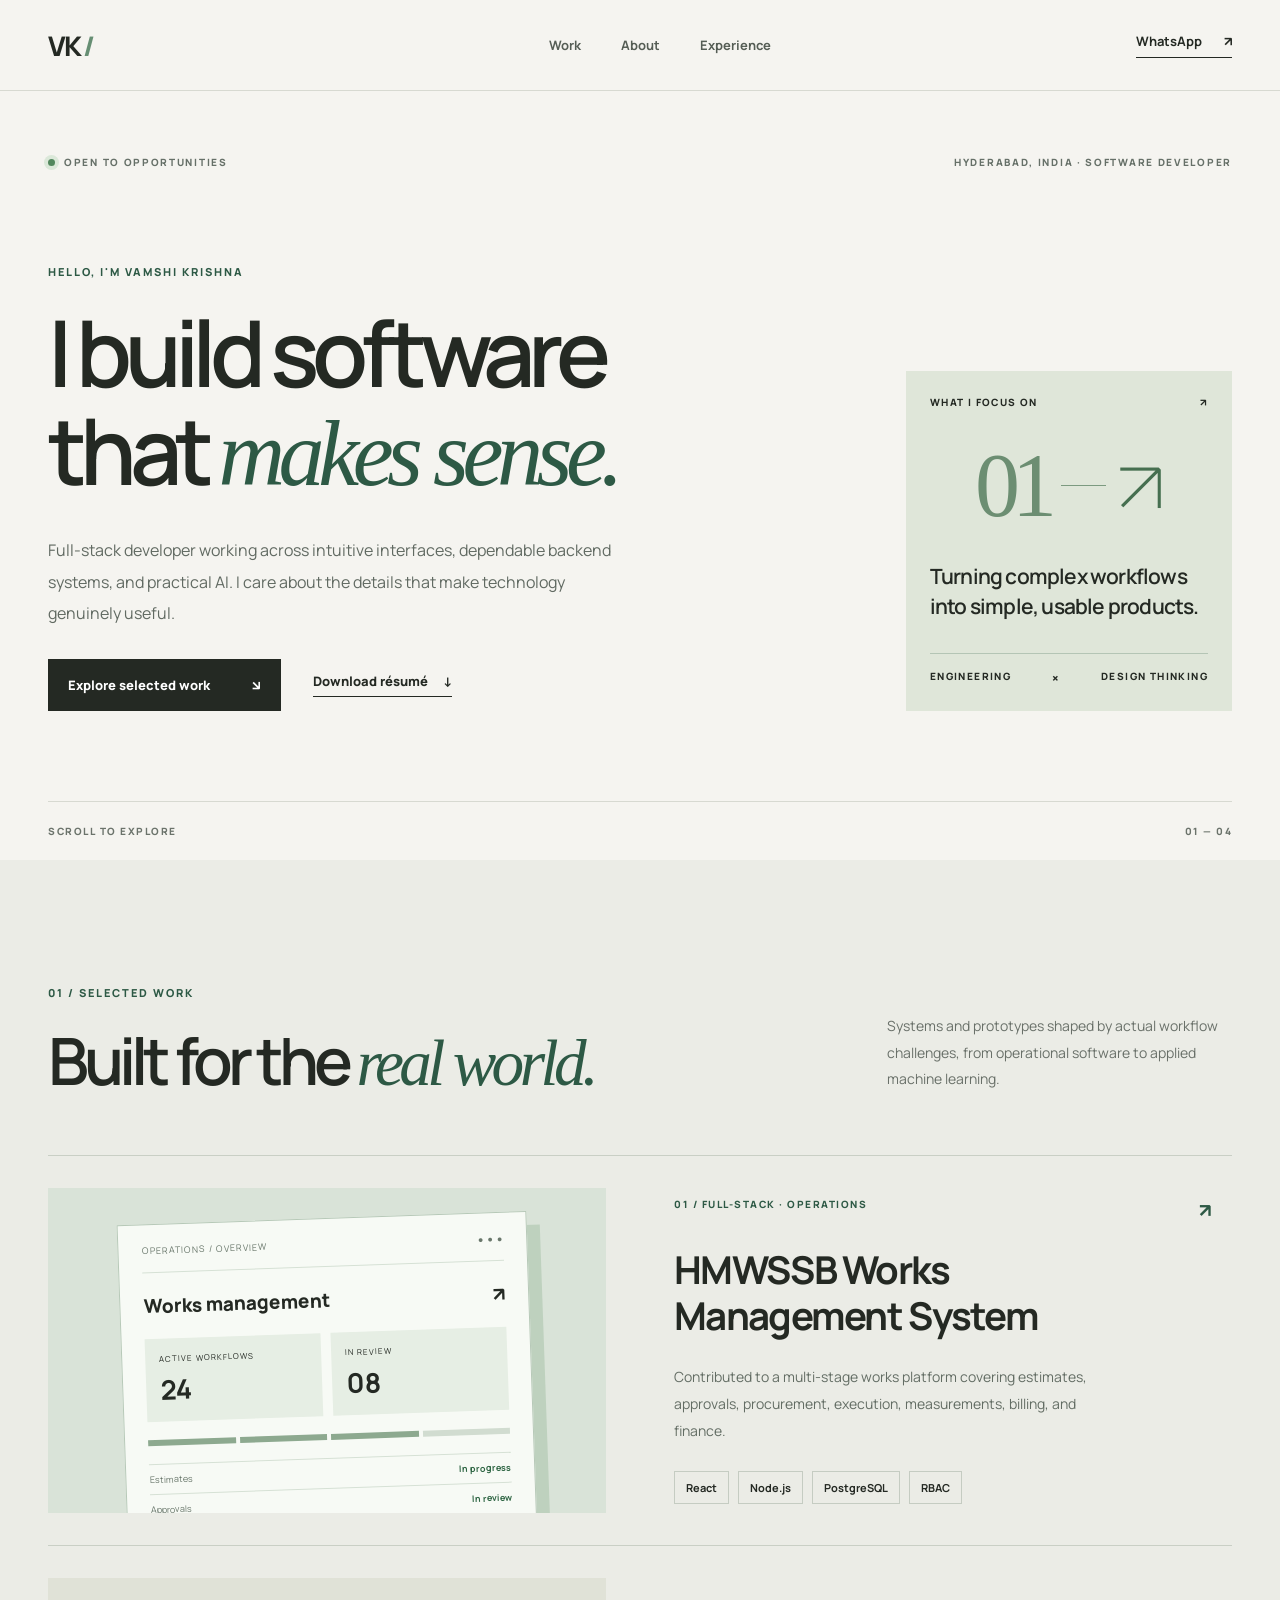
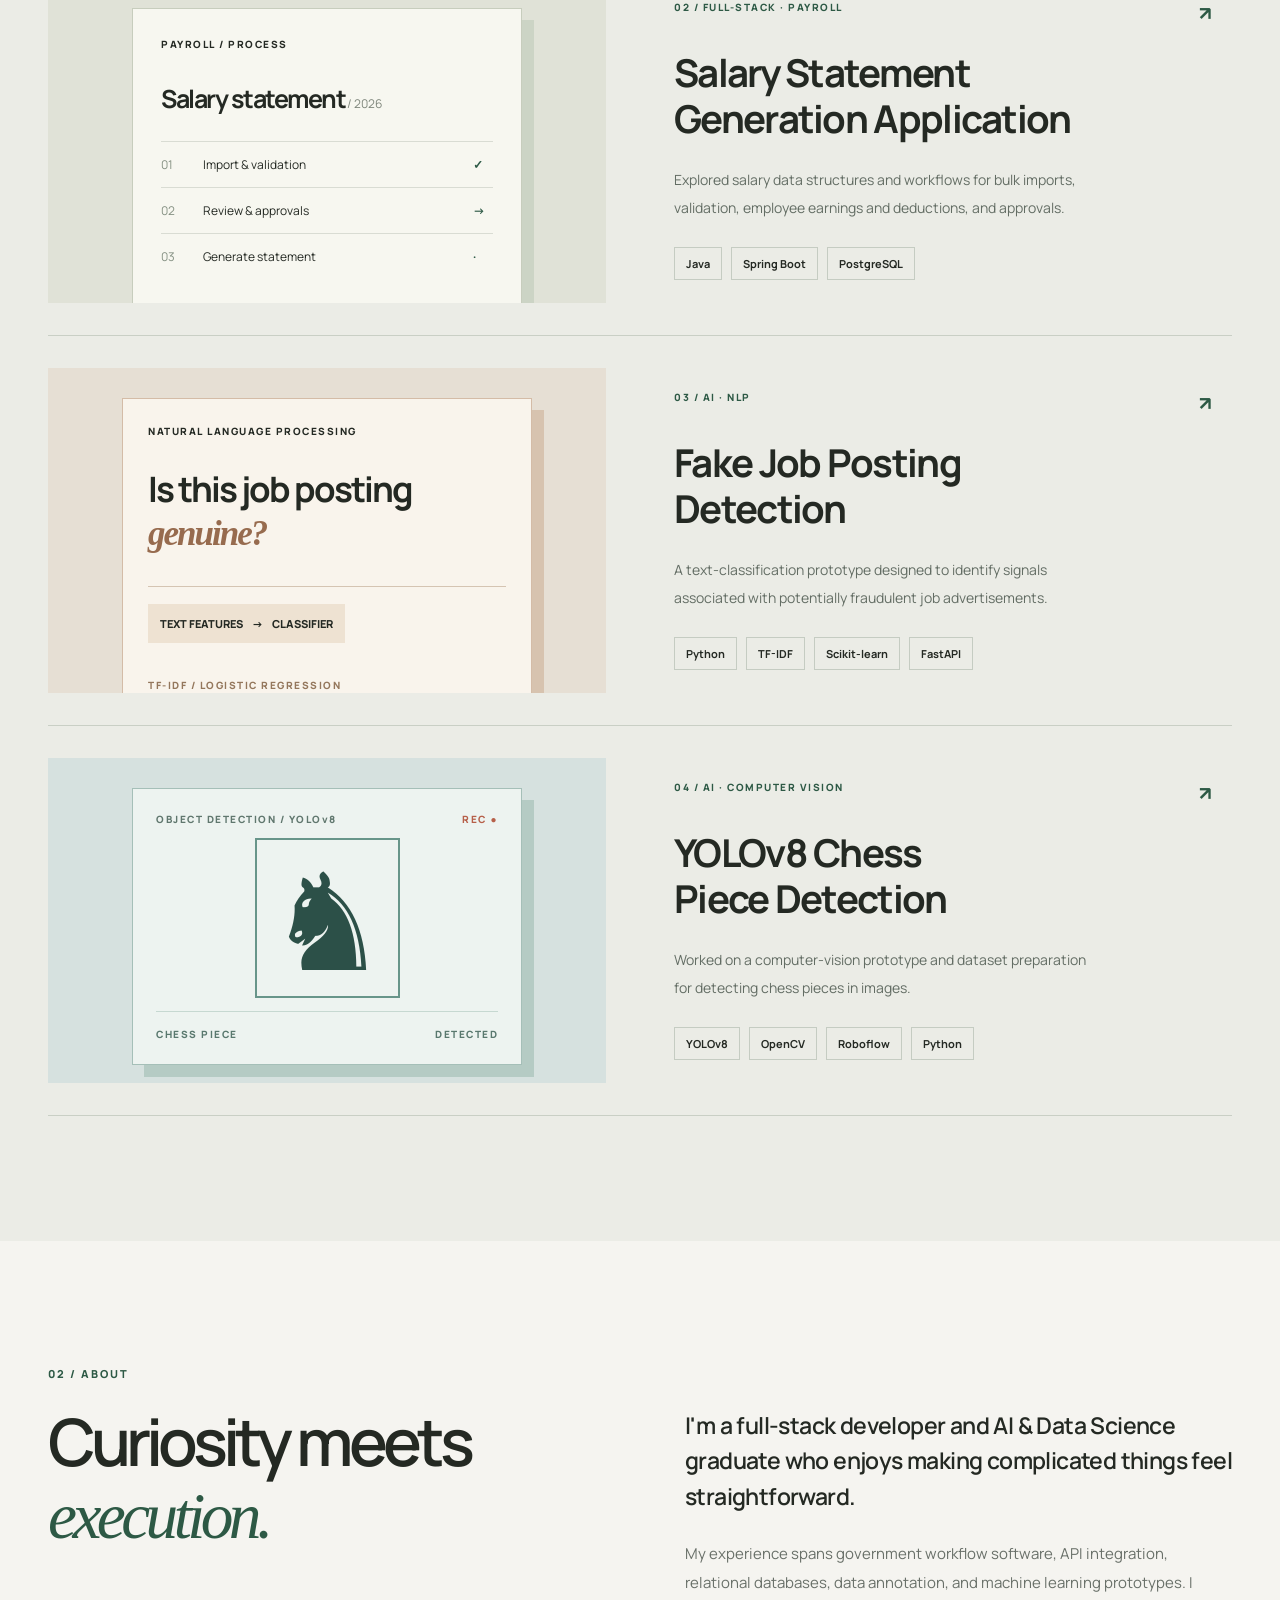
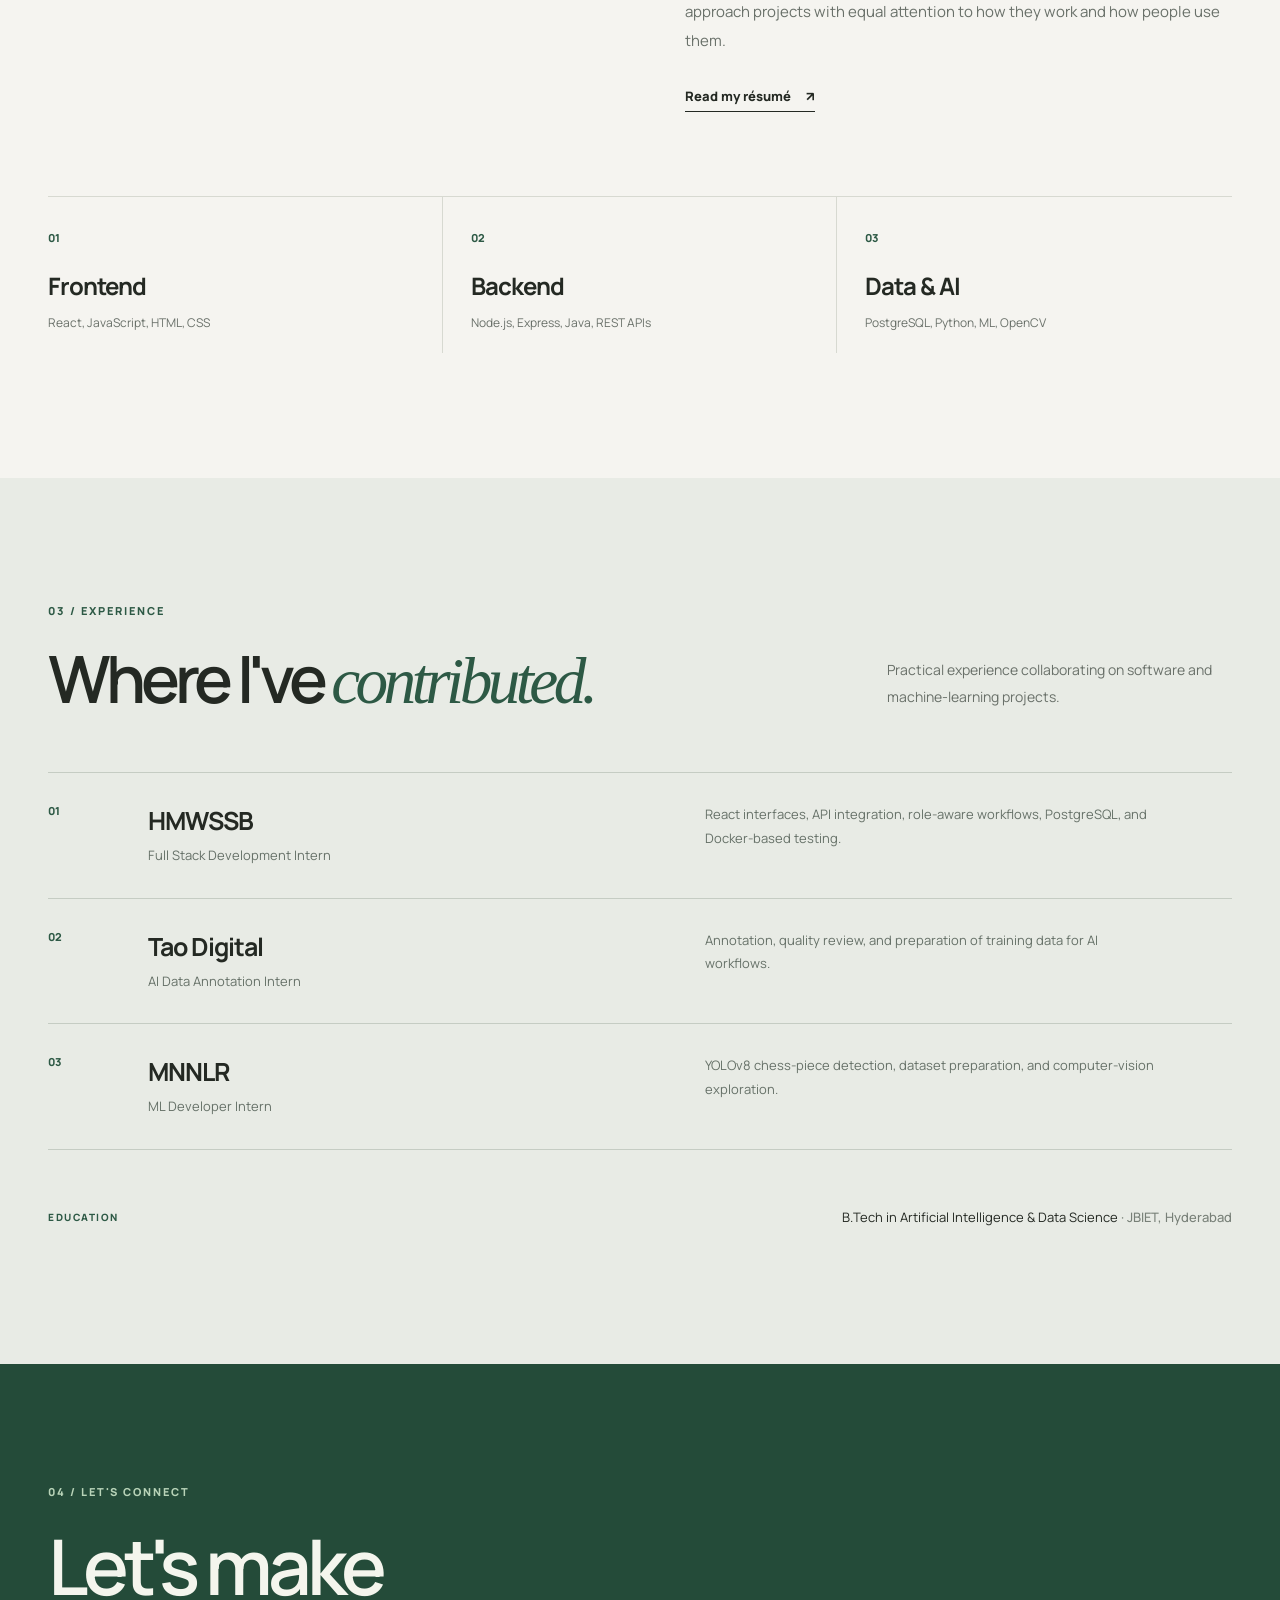
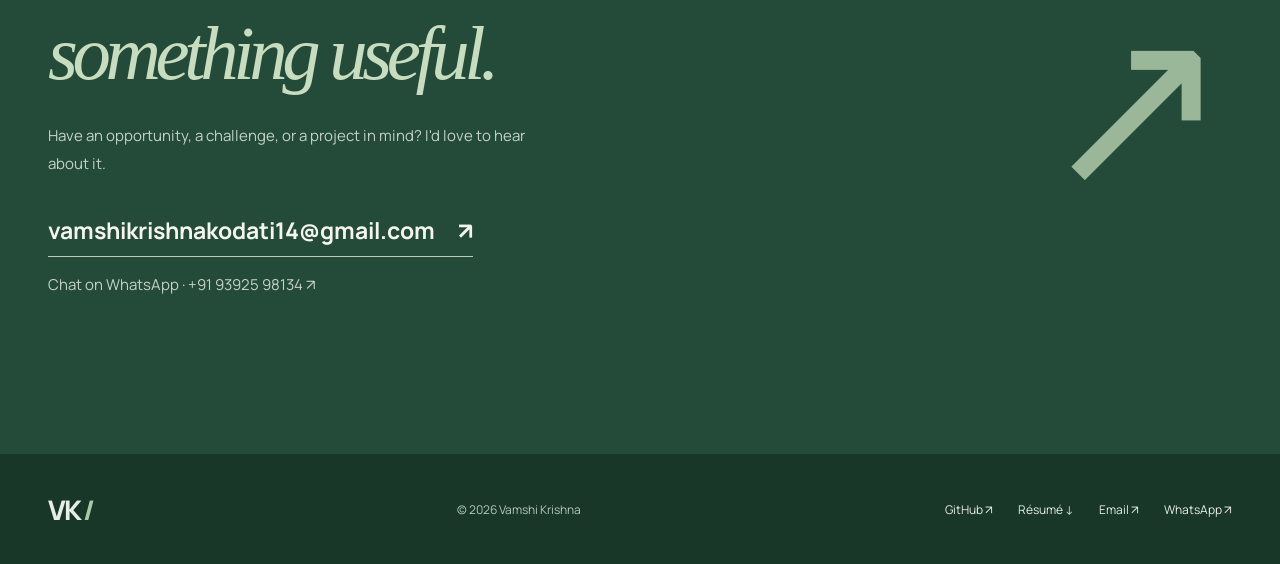
<file: index.html>
<!doctype html>
<html lang="en">
<head>
<meta charset="utf-8"><meta name="viewport" content="width=device-width,initial-scale=1">
<meta name="theme-color" content="#f5f4f0"><meta name="description" content="Kodati Vamshi Krishna — full-stack developer building useful systems, clear interfaces, and applied AI.">
<meta property="og:title" content="Vamshi Krishna — Software Developer"><meta property="og:description" content="Thoughtful software. Useful outcomes. Selected work in full-stack development and AI."><meta property="og:type" content="website">
<title>Vamshi Krishna — Software Developer</title>
<link rel="preconnect" href="https://fonts.googleapis.com"><link rel="preconnect" href="https://fonts.gstatic.com" crossorigin>
<link href="https://fonts.googleapis.com/css2?family=DM+Sans:wght@400;500;600;700&family=Manrope:wght@400;500;600;700;800&display=swap" rel="stylesheet">
<link rel="stylesheet" href="styles.css"><script defer src="script.js"></script>
</head>
<body>
<a class="skip-link" href="#main">Skip to content</a>
<header class="site-header"><div class="container nav-wrap"><a class="wordmark" href="#top" aria-label="Vamshi Krishna, home">VK<span class="mark">/</span></a><nav class="desktop-nav" aria-label="Main navigation"><a href="#work">Work</a><a href="#about">About</a><a href="#experience">Experience</a></nav><a class="nav-contact" href="https://wa.me/919392598134" target="_blank" rel="noopener noreferrer" aria-label="Chat with Vamshi on WhatsApp">WhatsApp <span aria-hidden="true">↗</span></a><button class="menu-toggle" aria-expanded="false" aria-controls="mobile-nav" aria-label="Open navigation"><span></span><span></span></button></div><nav class="mobile-nav" id="mobile-nav" aria-label="Mobile navigation" hidden><a href="#work">Work</a><a href="#about">About</a><a href="#experience">Experience</a><a href="#contact">Contact</a></nav></header>
<main id="main">
<section class="hero container" id="top" aria-labelledby="hero-title"><div class="hero-meta"><span class="availability"><span class="availability-dot"></span> OPEN TO OPPORTUNITIES</span><span>HYDERABAD, INDIA · SOFTWARE DEVELOPER</span></div><div class="hero-grid"><div><p class="eyebrow">HELLO, I'M VAMSHI KRISHNA</p><h1 id="hero-title">I build software<br>that <em>makes sense.</em></h1><p class="hero-description">Full-stack developer working across intuitive interfaces, dependable backend systems, and practical AI. I care about the details that make technology genuinely useful.</p><div class="hero-actions"><a class="btn btn-dark" href="#work">Explore selected work <span aria-hidden="true">↘</span></a><a class="text-link" href="resume.pdf" download="Kodati_Vamshi_Krishna_Resume.pdf">Download résumé <span aria-hidden="true">↓</span></a></div></div><aside class="hero-aside" aria-label="Professional focus"><div class="aside-label">WHAT I FOCUS ON <span aria-hidden="true">↗</span></div><div class="aside-graphic" aria-hidden="true"><span class="graphic-a">01</span><span class="graphic-line"></span><span class="graphic-b">↗</span></div><p>Turning complex workflows into simple, usable products.</p><div class="aside-bottom">ENGINEERING <span>×</span> DESIGN THINKING</div></aside></div><div class="hero-bottom"><span>SCROLL TO EXPLORE</span><span>01 — 04</span></div></section>
<section class="section work-section" id="work" aria-labelledby="work-title"><div class="container"><div class="section-intro"><div><p class="eyebrow">01 / SELECTED WORK</p><h2 id="work-title">Built for the <em>real world.</em></h2></div><p>Systems and prototypes shaped by actual workflow challenges, from operational software to applied machine learning.</p></div><div class="work-list">
<article class="work-item"><div class="work-art art-operations" aria-label="Abstract illustration of an operations dashboard"><div class="dashboard"><div class="dash-header"><span>OPERATIONS / OVERVIEW</span><span>● ● ●</span></div><div class="dash-title">Works management <span>↗</span></div><div class="dash-stat"><div><small>ACTIVE WORKFLOWS</small><strong>24</strong></div><div><small>IN REVIEW</small><strong>08</strong></div></div><div class="dash-progress"><span></span><span></span><span></span><span></span></div><div class="dash-row">Estimates <b>In progress</b></div><div class="dash-row">Approvals <b>In review</b></div></div></div><div class="work-content"><div class="work-topline"><span>01 / FULL-STACK · OPERATIONS</span><span>↗</span></div><h3>HMWSSB Works<br>Management System</h3><p>Contributed to a multi-stage works platform covering estimates, approvals, procurement, execution, measurements, billing, and finance.</p><div class="tech-list"><span>React</span><span>Node.js</span><span>PostgreSQL</span><span>RBAC</span></div></div></article>
<article class="work-item"><div class="work-art art-payroll" aria-label="Abstract illustration of payroll approval flow"><div class="payroll-visual"><div class="payroll-heading">PAYROLL / PROCESS</div><div class="payroll-amount">Salary statement<span> / 2026</span></div><div class="payroll-stage"><span>01</span><span>Import & validation</span><b>✓</b></div><div class="payroll-stage"><span>02</span><span>Review & approvals</span><b>→</b></div><div class="payroll-stage"><span>03</span><span>Generate statement</span><b>·</b></div></div></div><div class="work-content"><div class="work-topline"><span>02 / FULL-STACK · PAYROLL</span><span>↗</span></div><h3>Salary Statement<br>Generation Application</h3><p>Explored salary data structures and workflows for bulk imports, validation, employee earnings and deductions, and approvals.</p><div class="tech-list"><span>Java</span><span>Spring Boot</span><span>PostgreSQL</span></div></div></article>
<article class="work-item"><div class="work-art art-nlp" aria-label="Abstract illustration of text classification"><div class="nlp-visual"><div class="nlp-label">NATURAL LANGUAGE PROCESSING</div><div class="nlp-text">Is this job posting <span>genuine?</span></div><div class="nlp-rule"></div><div class="nlp-pill">TEXT FEATURES <span>→</span> CLASSIFIER</div><div class="nlp-footer">TF-IDF / LOGISTIC REGRESSION</div></div></div><div class="work-content"><div class="work-topline"><span>03 / AI · NLP</span><span>↗</span></div><h3>Fake Job Posting<br>Detection</h3><p>A text-classification prototype designed to identify signals associated with potentially fraudulent job advertisements.</p><div class="tech-list"><span>Python</span><span>TF-IDF</span><span>Scikit-learn</span><span>FastAPI</span></div></div></article>
<article class="work-item"><div class="work-art art-vision" aria-label="Abstract illustration of chess-piece computer vision"><div class="vision-visual"><div class="vision-head">OBJECT DETECTION / YOLOv8 <span>REC ●</span></div><div class="vision-piece"><span>♞</span><div class="vision-box"></div></div><div class="vision-footer">CHESS PIECE <span>DETECTED</span></div></div></div><div class="work-content"><div class="work-topline"><span>04 / AI · COMPUTER VISION</span><span>↗</span></div><h3>YOLOv8 Chess<br>Piece Detection</h3><p>Worked on a computer-vision prototype and dataset preparation for detecting chess pieces in images.</p><div class="tech-list"><span>YOLOv8</span><span>OpenCV</span><span>Roboflow</span><span>Python</span></div></div></article>
</div></div></section>
<section class="section about-section" id="about" aria-labelledby="about-title"><div class="container about-layout"><div><p class="eyebrow">02 / ABOUT</p><h2 id="about-title">Curiosity meets<br><em>execution.</em></h2></div><div class="about-copy"><p class="lead">I'm a full-stack developer and AI & Data Science graduate who enjoys making complicated things feel straightforward.</p><p>My experience spans government workflow software, API integration, relational databases, data annotation, and machine learning prototypes. I approach projects with equal attention to how they work and how people use them.</p><a class="inline-link" href="resume.pdf" download="Kodati_Vamshi_Krishna_Resume.pdf">Read my résumé <span aria-hidden="true">↗</span></a></div></div><div class="container expertise"><div><span class="expertise-index">01</span><h3>Frontend</h3><p>React, JavaScript, HTML, CSS</p></div><div><span class="expertise-index">02</span><h3>Backend</h3><p>Node.js, Express, Java, REST APIs</p></div><div><span class="expertise-index">03</span><h3>Data & AI</h3><p>PostgreSQL, Python, ML, OpenCV</p></div></div></section>
<section class="section experience-section" id="experience" aria-labelledby="experience-title"><div class="container"><div class="section-intro"><div><p class="eyebrow">03 / EXPERIENCE</p><h2 id="experience-title">Where I've <em>contributed.</em></h2></div><p>Practical experience collaborating on software and machine-learning projects.</p></div><div class="experience-list"><div class="experience-row"><span class="experience-number">01</span><div><h3>HMWSSB</h3><p>Full Stack Development Intern</p></div><p>React interfaces, API integration, role-aware workflows, PostgreSQL, and Docker-based testing.</p></div><div class="experience-row"><span class="experience-number">02</span><div><h3>Tao Digital</h3><p>AI Data Annotation Intern</p></div><p>Annotation, quality review, and preparation of training data for AI workflows.</p></div><div class="experience-row"><span class="experience-number">03</span><div><h3>MNNLR</h3><p>ML Developer Intern</p></div><p>YOLOv8 chess-piece detection, dataset preparation, and computer-vision exploration.</p></div></div><div class="education"><span>EDUCATION</span><p>B.Tech in Artificial Intelligence & Data Science <strong>· JBIET, Hyderabad</strong></p></div></div></section>
<section class="contact-section" id="contact"><div class="container contact-layout"><div><p class="eyebrow">04 / LET'S CONNECT</p><h2>Let's make<br><em>something useful.</em></h2><p>Have an opportunity, a challenge, or a project in mind? I'd love to hear about it.</p><a class="contact-email" href="mailto:vamshikrishnakodati14@gmail.com">vamshikrishnakodati14@gmail.com <span aria-hidden="true">↗</span></a><p class="whatsapp-contact"><a href="https://wa.me/919392598134" target="_blank" rel="noopener noreferrer">Chat on WhatsApp · +91 93925 98134 ↗</a></p></div><div class="contact-symbol" aria-hidden="true">↗</div></div></section>
</main>
<footer class="footer"><div class="container footer-inner"><a class="wordmark" href="#top">VK<span class="mark">/</span></a><span>© <span id="year">2026</span> Vamshi Krishna</span><div><a href="https://github.com/VamshikrishnaKodati" target="_blank" rel="noopener noreferrer">GitHub ↗</a><a href="resume.pdf" download="Kodati_Vamshi_Krishna_Resume.pdf">Résumé ↓</a><a href="mailto:vamshikrishnakodati14@gmail.com">Email ↗</a><a href="https://wa.me/919392598134" target="_blank" rel="noopener noreferrer">WhatsApp ↗</a></div></div></footer>
</body></html>
</file>
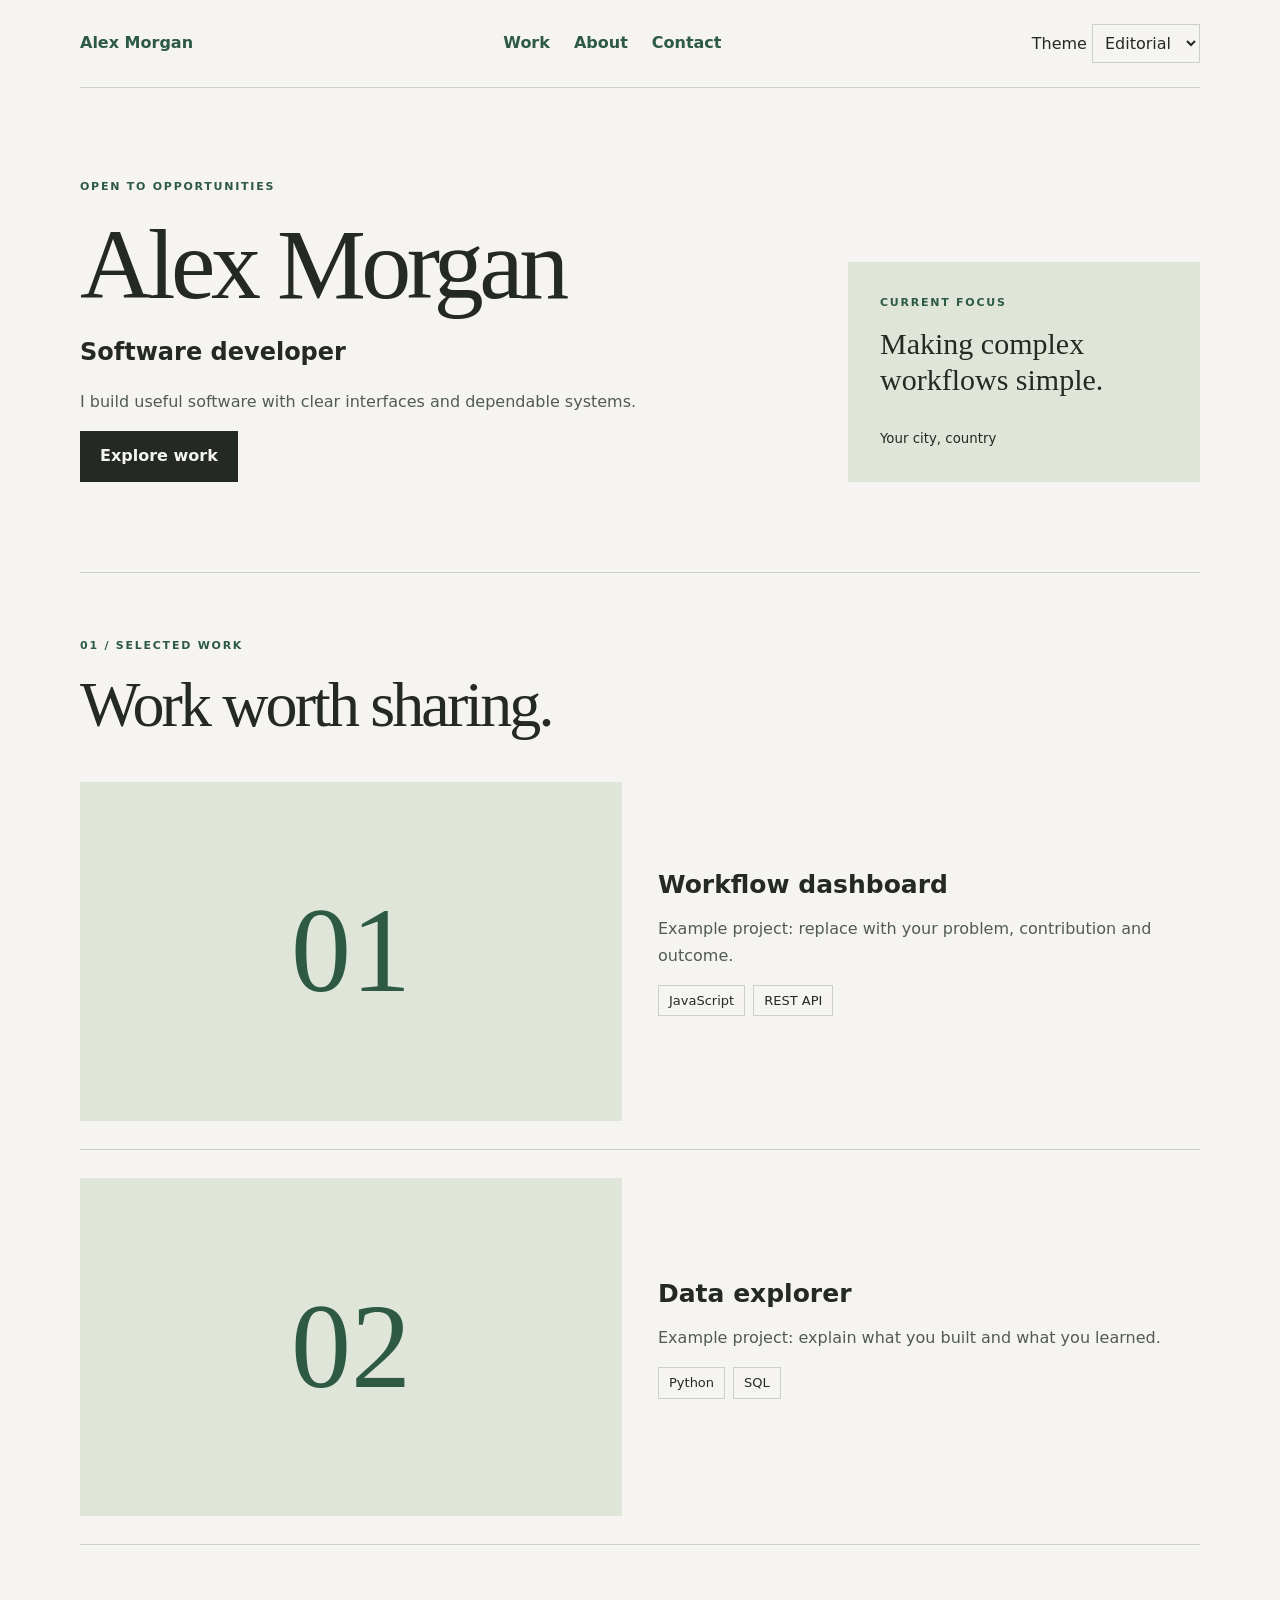
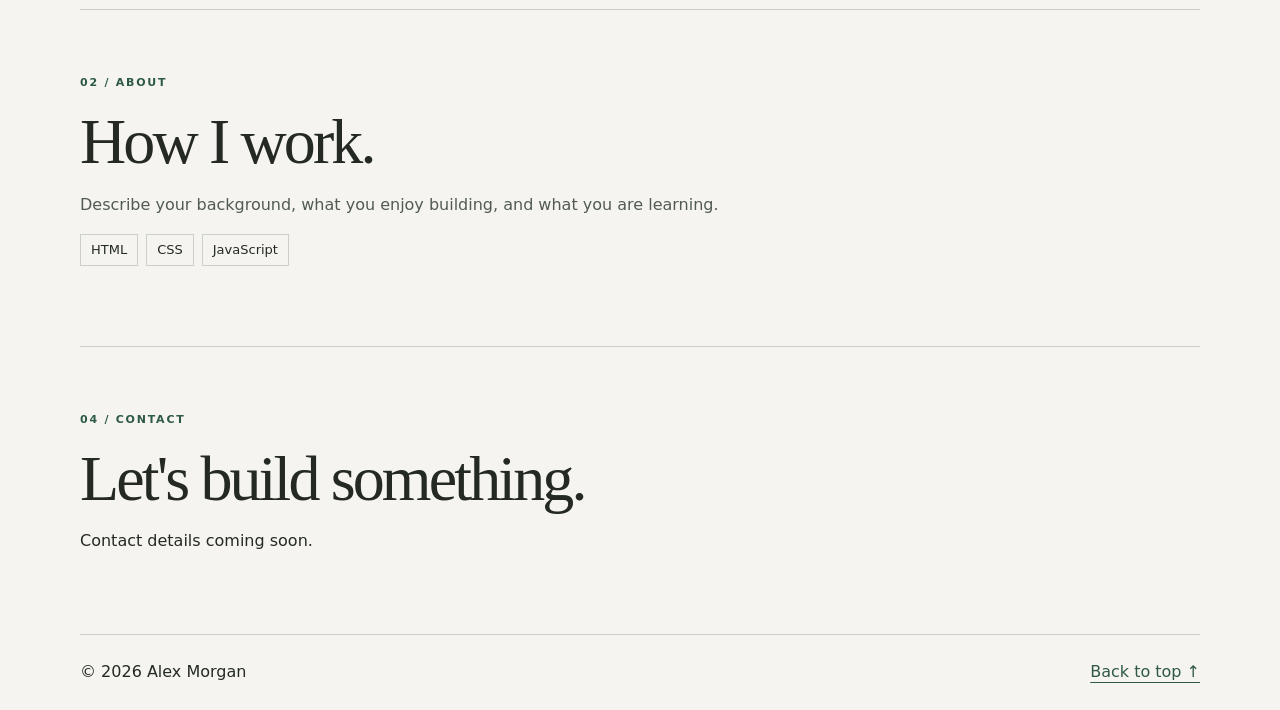
<file: template/index.html>
<!doctype html>
<html lang="en" data-theme="editorial">
<head><meta charset="utf-8"><meta name="viewport" content="width=device-width,initial-scale=1"><meta name="description" content="Developer portfolio"><title>Developer portfolio</title><link rel="stylesheet" href="styles.css"><script defer src="profile.js"></script><script defer src="app.js"></script></head>
<body><a class="skip" href="#main">Skip to content</a><header class="wrap"><a href="#main" id="brand">Portfolio</a><nav aria-label="Main navigation"><a href="#work">Work</a><a href="#about">About</a><a href="#contact">Contact</a></nav><label>Theme <select id="theme"><option value="editorial">Editorial</option><option value="midnight">Midnight</option><option value="studio">Studio</option><option value="forest">Forest</option><option value="mono">Mono</option></select></label></header>
<main id="main" class="wrap"><section class="hero"><div><p class="eyebrow" id="availability"></p><h1 id="name">Your name</h1><p class="role" id="role"></p><p class="intro" id="intro"></p><div class="actions"><a class="button" href="#work">Explore work</a><a id="resume" hidden download>Download résumé</a></div></div><aside><span class="eyebrow">CURRENT FOCUS</span><p id="focus"></p><small id="location"></small></aside></section>
<section id="work"><p class="eyebrow">01 / SELECTED WORK</p><h2>Work worth sharing.</h2><div id="projects"></div></section><section id="about"><p class="eyebrow">02 / ABOUT</p><h2>How I work.</h2><p id="about-text"></p><ul class="tags" id="skills"></ul></section><section id="experience" hidden><p class="eyebrow">03 / EXPERIENCE</p><h2>Where I've contributed.</h2><div id="jobs"></div></section><section id="contact"><p class="eyebrow">04 / CONTACT</p><h2>Let's build something.</h2><div class="actions" id="links"></div></section></main><footer class="wrap"><span id="copyright"></span><a href="#main">Back to top ↑</a></footer><noscript>Enable JavaScript to view the portfolio details.</noscript></body></html>
</file>
<file: styles.css>
:root{--paper:#f5f4f0;--ink:#242923;--muted:#697069;--rule:#d7d9d1;--green:#2d5945;--soft:#e8ebe3;--white:#fff;--font:"Manrope","DM Sans",sans-serif}*{box-sizing:border-box}html{scroll-behavior:smooth}body{margin:0;background:var(--paper);color:var(--ink);font-family:var(--font);-webkit-font-smoothing:antialiased}a{color:inherit;text-decoration:none}button{font:inherit}button,a{-webkit-tap-highlight-color:transparent}a:focus-visible,button:focus-visible{outline:3px solid #729c81;outline-offset:4px}.container{width:min(1200px,calc(100% - 96px));margin-inline:auto}.skip-link{position:absolute;top:-80px;left:20px;background:var(--ink);color:white;padding:12px;z-index:99}.skip-link:focus{top:15px}.site-header{position:relative;z-index:10;border-bottom:1px solid var(--rule)}.nav-wrap{min-height:90px;display:flex;align-items:center;justify-content:space-between}.wordmark{font-weight:800;font-size:27px;letter-spacing:-2px}.mark{color:#668e73;margin-left:3px}.desktop-nav{display:flex;gap:40px;margin-left:90px}.desktop-nav a,.nav-contact{font-size:13px;font-weight:700}.desktop-nav a{color:#555d55}.desktop-nav a:hover,.text-link:hover,.inline-link:hover{color:var(--green)}.nav-contact{display:flex;align-items:center;gap:22px;border-bottom:1px solid var(--ink);padding-bottom:7px}.menu-toggle,.mobile-nav{display:none}.hero{padding-top:64px}.hero-meta{display:flex;justify-content:space-between;align-items:center;gap:20px;font-size:10px;font-weight:800;letter-spacing:1.7px;color:#667068}.availability{display:inline-flex;align-items:center;gap:9px}.availability-dot{height:7px;width:7px;background:#52875d;border-radius:50%;box-shadow:0 0 0 4px #dbe8d9}.hero-grid{display:grid;grid-template-columns:minmax(0,1.8fr) minmax(260px,.75fr);gap:75px;align-items:end;padding:95px 0 90px}.eyebrow{font-size:11px;font-weight:800;letter-spacing:2px;color:var(--green);margin:0 0 25px}.hero h1,h2{font-weight:600;letter-spacing:-.075em}.hero h1{font-size:clamp(56px,7.2vw,108px);line-height:1.06;margin:0}.hero h1 em,h2 em{font-family:Georgia,serif;font-weight:400;letter-spacing:-.07em;color:var(--green)}.hero-description{max-width:575px;font-size:16px;line-height:1.95;color:#616a62;margin:32px 0 30px}.hero-actions{display:flex;align-items:center;flex-wrap:wrap;gap:32px}.btn{display:inline-flex;align-items:center;gap:42px;padding:17px 20px;font-size:13px;font-weight:800;transition:background .2s,transform .2s}.btn:hover{transform:translateY(-2px)}.btn-dark{background:var(--ink);color:#fff}.btn-dark:hover{background:var(--green)}.text-link,.inline-link{font-size:13px;font-weight:800;border-bottom:1px solid var(--ink);padding-bottom:6px}.text-link span,.inline-link span{margin-left:12px}.hero-aside{background:#dfe6d9;min-height:340px;padding:24px;display:flex;flex-direction:column;justify-content:space-between}.aside-label,.aside-bottom{font-size:10px;font-weight:800;letter-spacing:1.4px;display:flex;justify-content:space-between}.aside-graphic{display:flex;align-items:center;gap:12px;justify-content:center;min-height:130px}.graphic-a{font-family:Georgia,serif;font-size:90px;line-height:1;color:#6c8e72;letter-spacing:-8px}.graphic-line{height:1px;width:45px;background:#7c9a80}.graphic-b{font-size:76px;font-weight:200;color:#466f50}.hero-aside p{font-size:21px;font-weight:600;line-height:1.4;letter-spacing:-.8px;margin:0 0 20px}.aside-bottom{border-top:1px solid #b4c5b5;padding-top:15px}.aside-bottom span{font-size:13px}.hero-bottom{display:flex;justify-content:space-between;border-top:1px solid var(--rule);padding:22px 0;font-size:10px;font-weight:800;letter-spacing:1.5px;color:#6b736b}.section{padding:125px 0}.section-intro{display:flex;justify-content:space-between;align-items:end;gap:40px;margin-bottom:55px}.section-intro h2,.about-layout h2{font-size:clamp(46px,5.1vw,73px);line-height:1.1;margin:0}.section-intro>p{max-width:345px;font-size:14px;line-height:1.9;color:var(--muted);margin:0 0 7px}.work-section{background:#ebece6}.work-list{border-top:1px solid #c9cfc5}.work-item{display:grid;grid-template-columns:1fr 1fr;gap:68px;padding:32px 0;border-bottom:1px solid #c9cfc5;align-items:center}.work-art{height:325px;padding:30px;display:grid;place-items:center;overflow:hidden}.art-operations{background:#d9e3d8}.art-payroll{background:#e0e2d7}.art-nlp{background:#e6dfd4}.art-vision{background:#d6e1df}.dashboard{width:min(100%,410px);padding:19px 23px;background:#f7faf5;border:1px solid #b7c9b8;box-shadow:13px 14px 0 #bed1be;transform:rotate(-2deg)}.dash-header,.dash-row,.dash-title,.vision-head,.vision-footer{display:flex;justify-content:space-between}.dash-header,.dash-row{font-size:9px;letter-spacing:1px;color:#69776b}.dash-header{border-bottom:1px solid #d6e1d5;padding-bottom:15px}.dash-title{font-size:19px;font-weight:800;margin:20px 0}.dash-stat{display:grid;grid-template-columns:1fr 1fr;gap:10px}.dash-stat div{background:#e6eee4;padding:14px}.dash-stat small{display:block;font-size:8px;letter-spacing:1px}.dash-stat strong{display:block;font-size:27px;margin-top:7px}.dash-progress{display:flex;gap:4px;margin:18px 0}.dash-progress span{height:6px;flex:1;background:#8da98f}.dash-progress span:last-child{background:#d1dcd0}.dash-row{padding:8px 0;border-top:1px solid #d6e1d5;letter-spacing:0}.dash-row b{color:#2e6543}.payroll-visual{width:min(100%,390px);background:#f7f7f0;border:1px solid #c7cdbd;padding:28px;box-shadow:12px 12px 0 #ccd4c5}.payroll-heading,.nlp-label,.nlp-footer,.vision-head,.vision-footer{font-size:10px;letter-spacing:1.5px;font-weight:800}.payroll-amount{font-size:25px;font-weight:700;letter-spacing:-1.5px;margin:30px 0 25px}.payroll-amount span{font-size:12px;font-weight:400;letter-spacing:0;color:#7e867b}.payroll-stage{display:grid;grid-template-columns:30px 1fr 20px;gap:12px;border-top:1px solid #d9dcd3;padding:14px 0;font-size:12px}.payroll-stage>span:first-child{color:#849082}.payroll-stage b{color:var(--green)}.nlp-visual{width:min(100%,410px);padding:25px;border:1px solid #d4bca7;background:#f9f4ec;box-shadow:12px 12px 0 #d7c3af}.nlp-text{font-size:35px;font-weight:700;letter-spacing:-2px;line-height:1.25;margin:30px 0}.nlp-text span{font-family:Georgia,serif;font-style:italic;color:#976b4e}.nlp-rule{height:1px;background:#d5c4b2;margin-bottom:17px}.nlp-pill{display:inline-block;padding:12px;background:#eee2d2;font-size:11px;font-weight:800}.nlp-pill span{margin:0 7px}.nlp-footer{margin-top:35px;color:#94775c}.vision-visual{width:min(100%,390px);padding:23px;background:#edf3f0;border:1px solid #a5bfb8;box-shadow:12px 12px 0 #b5cbc4}.vision-head{color:#60776e}.vision-head span{color:#b65f49}.vision-piece{height:185px;display:grid;place-items:center;position:relative}.vision-piece>span{font-size:135px;color:#2c5048;line-height:1}.vision-box{position:absolute;border:2px solid #68958a;width:145px;height:160px}.vision-footer{border-top:1px solid #c6d8d1;padding-top:15px;color:#59786e}.work-content{padding-right:20px}.work-topline{display:flex;justify-content:space-between;font-size:10px;font-weight:800;letter-spacing:1.5px;color:var(--green)}.work-topline>span:last-child{font-size:19px}.work-content h3{font-size:clamp(26px,3vw,40px);letter-spacing:-1.7px;line-height:1.2;margin:24px 0}.work-content>p{font-size:14px;line-height:1.95;color:#636d64;max-width:420px}.tech-list{display:flex;gap:9px;flex-wrap:wrap;margin-top:26px}.tech-list span{font-size:11px;font-weight:700;border:1px solid #c5ccc2;padding:8px 11px}.about-layout{display:grid;grid-template-columns:1fr 1fr;gap:90px}.about-copy{padding-top:42px}.about-copy .lead{font-size:23px;line-height:1.55;font-weight:600;letter-spacing:-.6px;margin:0 0 24px}.about-copy>p:not(.lead){font-size:15px;color:var(--muted);line-height:1.95;margin-bottom:28px}.expertise{display:grid;grid-template-columns:repeat(3,1fr);margin-top:90px;border-top:1px solid var(--rule)}.expertise>div{padding:28px 25px 10px 0;border-right:1px solid var(--rule)}.expertise>div:not(:first-child){padding-left:28px}.expertise>div:last-child{border-right:0}.expertise-index,.experience-number{font-size:11px;color:var(--green);font-weight:800}.expertise h3{font-size:24px;letter-spacing:-1px;margin:22px 0 8px}.expertise p{font-size:12px;color:var(--muted)}.experience-section{background:#e8ebe5}.experience-list{border-top:1px solid #c5ccc3}.experience-row{display:grid;grid-template-columns:70px 1fr 1fr;gap:30px;padding:30px 0;border-bottom:1px solid #c5ccc3}.experience-row h3{font-size:25px;letter-spacing:-1px;margin:0 0 6px}.experience-row p{font-size:13px;line-height:1.8;color:#667168;margin:0}.experience-row>p{max-width:450px}.education{display:flex;justify-content:space-between;gap:30px;margin-top:45px;align-items:center}.education>span{font-size:10px;font-weight:800;letter-spacing:1.5px;color:var(--green)}.education p{font-size:13px}.education strong{font-weight:500;color:#788078}.contact-section{background:#244b39;color:#f4f5ed;padding:120px 0}.contact-layout{display:flex;justify-content:space-between;align-items:center;gap:40px}.contact-section .eyebrow{color:#b8d3b8}.contact-section h2{font-size:clamp(52px,6vw,88px);line-height:1.1;margin:0;letter-spacing:-5px}.contact-section h2 em{color:#c8dcbf}.contact-section p:not(.eyebrow){font-size:15px;line-height:1.9;color:#c4d2c6;max-width:480px;margin:25px 0 35px}.contact-email{font-size:clamp(15px,2vw,23px);font-weight:700;border-bottom:1px solid #b7cdb7;padding-bottom:10px;overflow-wrap:anywhere}.contact-email span{margin-left:18px}.contact-symbol{font-family:Georgia,serif;font-size:230px;font-weight:400;color:#9bb79a;line-height:1}.footer{background:#193729;color:#e6eee5}.footer-inner{display:flex;align-items:center;justify-content:space-between;gap:30px;min-height:110px}.footer-inner>span,.footer-inner a:not(.wordmark){font-size:12px}.footer-inner>span{color:#b4c8b8}.footer-inner>div{display:flex;gap:25px}.footer .mark{color:#a6cba7}@media(max-width:1000px){.container{width:min(100% - 56px,1200px)}.hero-grid{gap:30px}.hero-aside{min-height:310px}.work-item{gap:35px}.contact-symbol{font-size:160px}}@media(max-width:760px){.container{width:calc(100% - 40px)}.nav-wrap{min-height:72px}.desktop-nav,.nav-contact{display:none}.menu-toggle{display:flex;flex-direction:column;gap:6px;border:0;background:none;padding:10px;cursor:pointer}.menu-toggle span{width:24px;height:2px;background:var(--ink)}.mobile-nav:not([hidden]){display:flex;flex-direction:column;padding:8px 20px 22px;border-top:1px solid var(--rule);gap:18px}.mobile-nav a{font-size:15px;font-weight:700}.hero{padding-top:40px}.hero-meta{font-size:9px}.hero-meta>span:last-child{display:none}.hero-grid{grid-template-columns:1fr;padding:65px 0 50px}.hero h1{font-size:clamp(51px,10vw,80px)}.hero-aside{min-height:260px;max-width:480px}.section{padding:85px 0}.section-intro{display:block}.section-intro>p{margin-top:20px}.work-item{grid-template-columns:1fr;gap:25px;padding:28px 0 42px}.work-art{height:280px}.work-content{padding:0 5px}.work-content h3{margin:17px 0}.about-layout{grid-template-columns:1fr;gap:18px}.about-copy{padding-top:0}.expertise{margin-top:55px}.experience-row{grid-template-columns:35px 1fr;gap:14px}.experience-row>p{grid-column:2}.education{display:block}.contact-section{padding:90px 0}.contact-symbol{display:none}.contact-section h2{letter-spacing:-3px}.footer-inner{flex-wrap:wrap;padding:30px 0;gap:18px}}@media(max-width:500px){.hero h1{font-size:clamp(43px,11.5vw,60px)}.hero-description{font-size:14px}.hero-actions{gap:20px}.hero-aside{padding:20px}.section-intro h2,.about-layout h2{font-size:45px}.work-art{height:245px;padding:20px}.dashboard,.payroll-visual,.nlp-visual,.vision-visual{transform:scale(.88)}.expertise{grid-template-columns:1fr}.expertise>div,.expertise>div:not(:first-child){padding:20px 0;border-right:0;border-bottom:1px solid var(--rule)}.footer-inner>div{width:100%}.contact-email{font-size:15px}}@media(prefers-reduced-motion:reduce){html{scroll-behavior:auto}*,*:before,*:after{transition:none!important;animation:none!important}}
</file>
<file: template/styles.css>
:root{color-scheme:light;--bg:#f5f4f0;--ink:#242923;--muted:#515b53;--accent:#2d5945;--panel:#dfe6d9;--line:#cbd0c7;--display:Georgia,serif;--body:system-ui,sans-serif}
[data-theme=midnight]{color-scheme:dark;--bg:#111722;--ink:#f0f4fa;--muted:#b5c1d3;--accent:#a9c9ff;--panel:#23334c;--line:#45536a;--display:system-ui,sans-serif}
[data-theme=studio]{--bg:#fff9f1;--ink:#30221b;--muted:#695047;--accent:#a33b20;--panel:#f3d8c3;--line:#d9b8a7;--display:system-ui,sans-serif}
[data-theme=forest]{--bg:#e9efe5;--ink:#1c352a;--muted:#415e50;--accent:#245b40;--panel:#c7dbc5;--line:#a9c0aa}
[data-theme=mono]{--bg:#fff;--ink:#171717;--muted:#505050;--accent:#222;--panel:#eee;--line:#ccc;--display:ui-monospace,monospace}
*{box-sizing:border-box}html{scroll-behavior:smooth}body{margin:0;background:var(--bg);color:var(--ink);font:16px/1.65 var(--body)}[hidden]{display:none!important}a{color:var(--accent);text-underline-offset:5px}a:focus-visible,select:focus-visible{outline:3px solid var(--accent);outline-offset:4px}.wrap{width:min(1120px,calc(100% - 48px));margin:auto}header,footer{display:flex;align-items:center;justify-content:space-between;gap:24px;flex-wrap:wrap;padding:24px 0;border-bottom:1px solid var(--line)}header a{text-decoration:none;font-weight:650}nav,.actions{display:flex;gap:24px;flex-wrap:wrap;align-items:center}select{font:inherit;color:var(--ink);background:var(--bg);border:1px solid var(--line);padding:8px}.hero{display:grid;grid-template-columns:2fr 1fr;gap:64px;align-items:end;padding:90px 0}h1,h2,h3,p{margin:0 0 16px}h1,h2{font-family:var(--display);font-weight:500;line-height:1.05;letter-spacing:-.045em}h1{font-size:clamp(48px,8vw,100px)}h2{font-size:clamp(36px,5vw,64px)}h3{font-size:25px;line-height:1.2}.role{font-size:24px;font-weight:650}.intro,#about-text{max-width:65ch;color:var(--muted)}.eyebrow{font-size:11px;font-weight:750;letter-spacing:.16em;color:var(--accent);text-transform:uppercase}.hero aside{background:var(--panel);padding:32px;min-height:220px;display:flex;flex-direction:column;justify-content:space-between}.hero aside p{font:30px/1.2 var(--display)}.button{background:var(--ink);color:var(--bg);padding:12px 20px;text-decoration:none;font-weight:650}.actions a{min-height:44px;display:inline-flex;align-items:center}main>section:not(.hero){padding:64px 0;border-top:1px solid var(--line)}.project{display:grid;grid-template-columns:1fr 1fr;gap:36px;padding:28px 0;border-bottom:1px solid var(--line);align-items:center}.visual{background:var(--panel);aspect-ratio:16/10;display:grid;place-items:center;overflow:hidden}.visual span{font:clamp(56px,10vw,120px)/1 var(--display);color:var(--accent)}.visual img{width:100%;height:100%;object-fit:cover}.project-copy p,.job p{color:var(--muted)}.tags{display:flex;flex-wrap:wrap;gap:8px;list-style:none;padding:0}.tags li{border:1px solid var(--line);padding:4px 10px;font-size:13px}.job{padding:24px 0;border-bottom:1px solid var(--line)}footer{border-top:1px solid var(--line);border-bottom:0}.skip{position:absolute;left:12px;top:-100px;background:var(--bg);padding:12px}.skip:focus{top:12px}@media(max-width:700px){.wrap{width:calc(100% - 32px)}header{gap:12px}nav{order:3;width:100%;gap:20px}.hero,.project{grid-template-columns:1fr;gap:24px}.hero{padding:48px 0}main>section:not(.hero){padding:40px 0}.hero aside{min-height:160px}}@media(prefers-reduced-motion:reduce){html{scroll-behavior:auto}}
</file>
